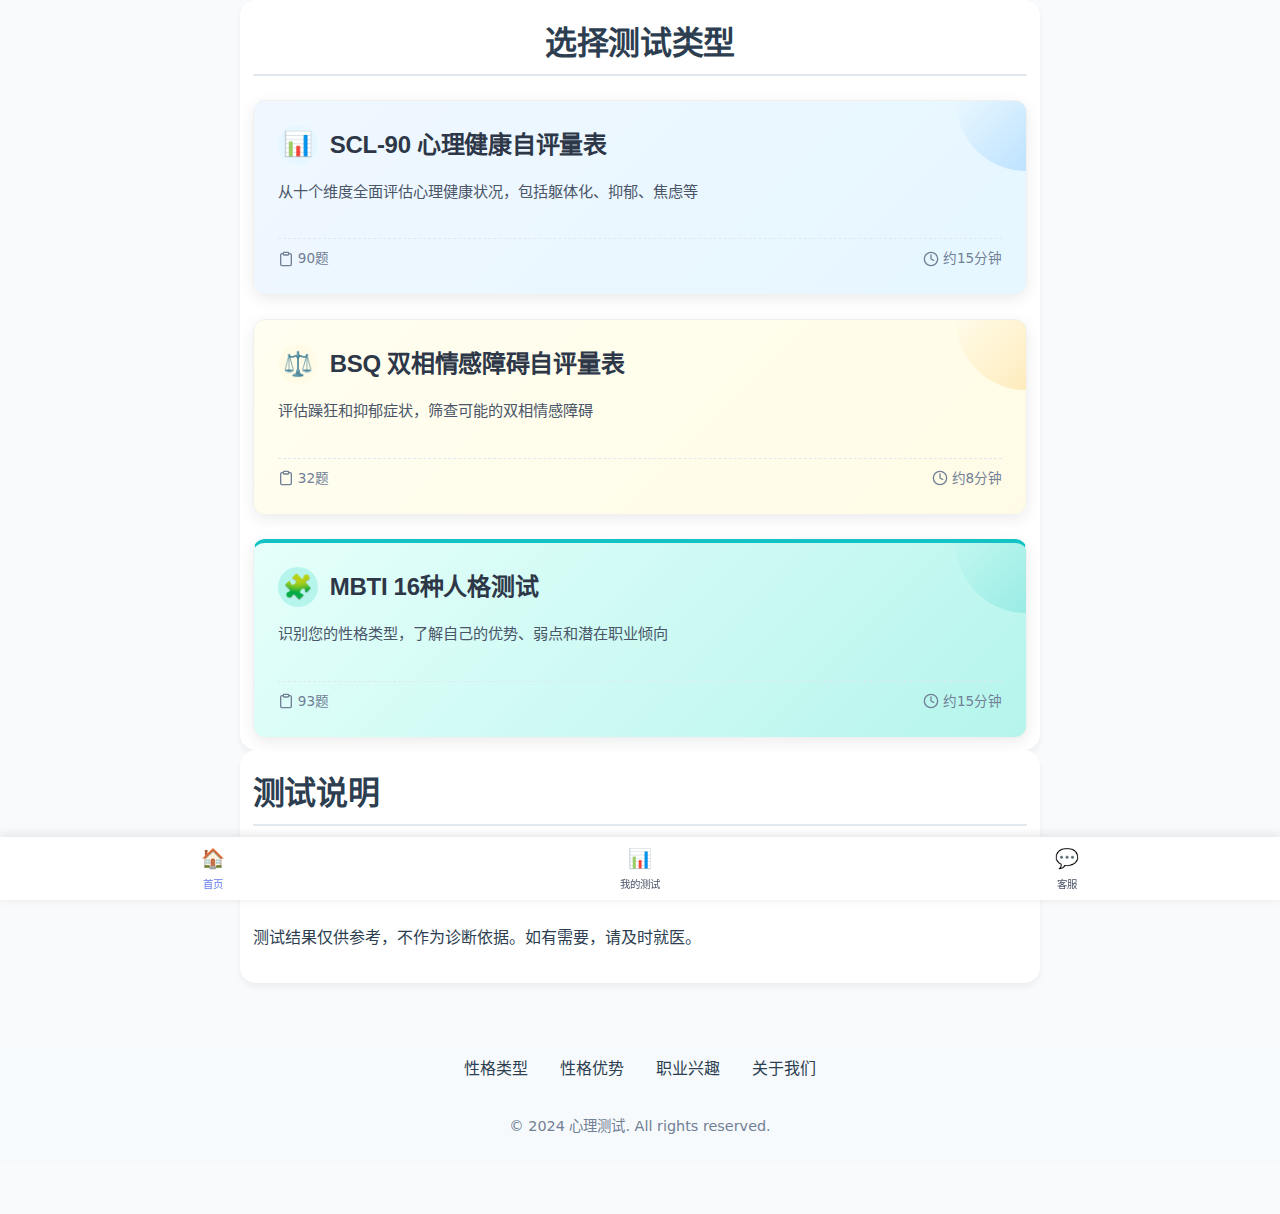
<file: index.html>
﻿<!DOCTYPE html>
<html lang="zh-CN" class="light">
<head>
    <meta charset="utf-8">
    <meta name="viewport" content="width=device-width, initial-scale=1.0">
    <meta http-equiv="Content-Security-Policy" content="default-src 'self' https://res.wx.qq.com https://res2.wx.qq.com; script-src 'self' 'unsafe-inline' 'unsafe-eval' https://res.wx.qq.com https://res2.wx.qq.com; style-src 'self' 'unsafe-inline'; img-src 'self' data: https://*.qq.com; connect-src * 'self'; form-action 'self';">
    <meta http-equiv="X-Content-Type-Options" content="nosniff">
    <meta http-equiv="Referrer-Policy" content="no-referrer-when-downgrade">
    <!-- 微信分享信息设置 -->
    <meta property="og:title" content="心理测试">
    <meta property="og:description" content="专业心理测评工具，帮助您了解自己的心理状态">
    <meta property="og:image" content="https://github.com/holeangel/xl.github.io/images/logo.png">
    <meta property="og:url" content="https://github.com/holeangel/xl.github.io/">
    <title>症状自评量表</title>
    <link rel="stylesheet" href="static/css/life001.web.prod.css">
    <link rel="stylesheet" href="static/css/footer-nav.css">


    <script src="static/js/vue.global.prod.min.js"></script>
    <script src="static/js/disable-zoom.js"></script>
    <!-- 微信JS-SDK -->
    <script src="static/js/jweixin-1.6.0.js"></script>
    <style>
        /* 全局字体设置 */
        :root {
            --font-family-base: -apple-system, BlinkMacSystemFont, "Segoe UI", "PingFang SC", "Hiragino Sans GB", "Microsoft YaHei", "Helvetica Neue", Arial, sans-serif;
            --font-size-base: 16px;
            --line-height-base: 1.7;
            --heading-line-height: 1.4;
            --heading-font-weight: 600;
            --text-color-primary: #2c3e50;
            --text-color-secondary: #505a68;
            --text-color-light: #6c7a89;
        }
        
        /* 全局样式优化 */
        html, body {
            font-family: var(--font-family-base);
            font-size: var(--font-size-base);
            line-height: var(--line-height-base);
            color: var(--text-color-primary);
            -webkit-font-smoothing: antialiased;
            -moz-osx-font-smoothing: grayscale;
        }
        
        h1, h2, h3, h4, h5, h6 {
            font-family: var(--font-family-base);
            line-height: var(--heading-line-height);
            font-weight: var(--heading-font-weight);
            color: var(--text-color-primary);
        }
        
        p {
            margin-bottom: 1.2em;
        }
        
        .hero-section {
            background: linear-gradient(135deg, #667eea 0%, #764ba2 100%);
            color: white;
            padding: 4rem 0;
            margin-bottom: 3rem;
        }
        .hero-content {
            max-width: 800px;
            margin: 0 auto;
            text-align: center;
            padding: 0 1rem;
        }
        .hero-title {
            font-size: 2.8rem;
            font-weight: 700;
            margin-bottom: 1.5rem;
            letter-spacing: -0.5px;
        }
        .hero-description {
            font-size: 1.3rem;
            line-height: 1.6;
            margin-bottom: 2rem;
            font-weight: 400;
        }
        .start-button {
            background: white;
            color: #764ba2;
            padding: 1rem 3rem;
            border-radius: 50px;
            font-size: 1.2rem;
            font-weight: 600;
            transition: all 0.3s ease;
            box-shadow: 0 4px 6px rgba(0, 0, 0, 0.1);
        }
        .start-button:hover {
            transform: translateY(-2px);
            box-shadow: 0 6px 12px rgba(0, 0, 0, 0.15);
        }
        .content-section {
            max-width: 800px;
            margin: 0 auto;
            padding: 0.8rem;
            background: white;
            border-radius: 1rem;
            box-shadow: 0 4px 6px rgba(0, 0, 0, 0.05);
        }
        .section-title {
            font-size: 2rem;
            color: var(--text-color-primary);
            margin-bottom: 1.5rem;
            padding-bottom: 0.5rem;
            border-bottom: 2px solid #e2e8f0;
            font-weight: 600;
            letter-spacing: -0.3px;
        }
        .reference-item {
            margin-bottom: 1.5rem;
            padding: 1rem;
            background: #f7fafc;
            border-radius: 0.5rem;
            border-left: 4px solid #667eea;
        }
        .reference-title {
            font-weight: bold;
            color: #2d3748;
            margin-bottom: 0.5rem;
        }
        .reference-text {
            color: #4a5568;
            line-height: 1.6;
        }
        .footer {
            background: #f7fafc;
            padding: 0.5rem 0;
            margin-top: 4rem;
        }
        .footer-links {
            display: flex;
            justify-content: center;
            gap: 2rem;
            margin-bottom: 2rem;
        }
        .footer-link {
            color: #4a5568;
            text-decoration: none;
            transition: color 0.3s ease;
        }
        .footer-link:hover {
            color: #667eea;
        }
        .footer-info {
            text-align: center;
            color: #718096;
            font-size: 0.9rem;
        }
        body {
            font-family: var(--font-family-base);
            line-height: var(--line-height-base);
            color: var(--text-color-primary);
            margin: 0;
            padding: 0;
        }
        
        /* 测试类型卡片样式 */
        .test-type-card {
            background: white;
            border-radius: 0.75rem;
            box-shadow: 0 4px 15px rgba(0,0,0,0.08);
            padding: 1.5rem;
            transition: all 0.3s ease;
            border: 1px solid #f0f0f0;
            position: relative;
            overflow: hidden;
            cursor: pointer;
        }
        
        .test-type-card:hover {
            transform: translateY(-5px);
            box-shadow: 0 8px 25px rgba(0,0,0,0.1);
        }
        
        /* 不同测试类型的边框颜色 */
        .test-type-card.scl90 {
            border-top: 4px solid #1890ff;
        }
        
        .test-type-card.sds {
            border-top: 4px solid #eb2f96;
        }
        
        .test-type-card.sas {
            border-top: 4px solid #52c41a;
        }
        
        .test-type-card.bsq {
            border-top: 4px solid #faad14;
        }
        
            /* 授权码验证模态框样式 */
        .auth-modal {
            position: fixed;
            top: 0;
            left: 0;
            width: 100%;
            height: 100%;
            background-color: rgba(0, 0, 0, 0.7);
            display: flex;
            justify-content: center;
            align-items: center;
            z-index: 1000;
            opacity: 0;
            visibility: hidden;
            transition: opacity 0.3s ease, visibility 0.3s ease;
        }
        .auth-modal.show {
            opacity: 1;
            visibility: visible;
        }
        .auth-modal-content {
            background-color: white;
            padding: 2rem;
            border-radius: 1rem;
            box-shadow: 0 4px 20px rgba(0, 0, 0, 0.2);
            width: 90%;
            max-width: 400px;
            text-align: center;
            transform: translateY(20px);
            opacity: 0;
            transition: transform 0.4s ease, opacity 0.4s ease;
        }
        .auth-modal.show .auth-modal-content {
            transform: translateY(0);
            opacity: 1;
        }
        .auth-modal-content h2 {
            color: #2d3748;
            margin-bottom: 1rem;
            font-size: 1.5rem;
        }
        .auth-input {
            width: 100%;
            padding: 0.75rem 1rem;
            margin: 1.5rem 0;
            border: 2px solid #e2e8f0;
            border-radius: 0.5rem;
            font-size: 1.2rem;
            text-align: center;
            letter-spacing: 0.5rem;
            transition: border-color 0.3s ease;
        }
        .auth-input:focus {
            border-color: #667eea;
            outline: none;
        }
        .auth-buttons {
            display: flex;
            justify-content: space-between;
            margin-top: 1.5rem;
        }
        .cancel-button, .confirm-button {
            padding: 0.75rem 1.5rem;
            border-radius: 0.5rem;
            font-weight: bold;
            cursor: pointer;
            transition: all 0.3s ease;
            border: none;
        }
        .cancel-button {
            background-color: #e2e8f0;
            color: #4a5568;
        }
        .cancel-button:hover {
            background-color: #cbd5e0;
        }
        .confirm-button {
            background-color: #667eea;
            color: white;
        }
        .confirm-button:hover {
            background-color: #5a67d8;
        }
        .error-message {
            color: #e53e3e;
            margin-top: -1rem;
            margin-bottom: 1rem;
            font-size: 0.9rem;
        }
        /* 测试类型卡片内容样式优化 */
        .test-type-card h3 {
            color: var(--text-color-primary);
            font-size: 1.4rem;
            margin: 0;
            font-weight: 600;
            letter-spacing: -0.3px;
        }
        
        .test-type-card p {
            color: var(--text-color-secondary);
            margin-bottom: 1.25rem;
            font-size: 1rem;
            line-height: 1.6;
            min-height: 2.9rem;
        }
    </style>
</head>
<body class="bg-gray-50">
    <div id="app" class="cogni page-content">
        <!-- 授权码验证模态框 -->
        <div class="auth-modal" :class="{ 'show': showAuthModal }">
            <div class="auth-modal-content">
                <h2>请输入授权码</h2>
                <p>请输入5位数字授权码以继续测试</p>
                <input type="text" v-model="authCode" maxlength="5" placeholder="请输入5位数字授权码" pattern="[0-9]{5}" inputmode="numeric" class="auth-input" ref="authInput" @keyup.enter="verifyAuthCode">
                <p class="error-message" v-if="authError">{{ authErrorMessage }}</p>
                <div class="auth-buttons">
                    <button class="cancel-button" @click="cancelAuth">取消</button>
                    <button class="confirm-button" @click="verifyAuthCode">确认</button>
                </div>
            </div>
        </div>
        <!--
        <div class="hero-section">
            <div class="hero-content">
                <h1 class="hero-title">心理健康自评量表</h1>
                <p class="hero-description">提供多种专业心理健康测试量表，帮助您全面了解自己的心理健康状况</p>
            </div>
        </div>
        -->
        <div class="content-section">
            <h2 class="section-title" style="text-align: center;">选择测试类型</h2>
            <div class="test-types-container" style="display: flex; flex-direction: column; gap: 1.5rem; margin-top: 1.5rem;">
                <!-- SCL-90 症状自评量表 -->
                <div class="test-type-card scl90" style="background: linear-gradient(135deg, #f0f7ff 0%, #e6f7ff 100%); border-radius: 0.75rem; box-shadow: 0 4px 15px rgba(0,0,0,0.08); padding: 1.5rem; transition: all 0.3s ease; border: 1px solid #f0f0f0; position: relative; overflow: hidden; cursor: pointer;" @click="startTest('scl90')">
                    <div style="position: absolute; top: 0; right: 0; width: 70px; height: 70px; background: linear-gradient(135deg, #e6f7ff 0%, #1890ff 100%); opacity: 0.2; border-radius: 0 0 0 70px;"></div>
                    <div style="display: flex; align-items: center; margin-bottom: 1rem;">
                        <div style="width: 40px; height: 40px; border-radius: 50%; background: #e6f7ff; display: flex; align-items: center; justify-content: center; margin-right: 0.75rem;">
                            <span style="font-size: 1.5rem; color: #1890ff;">📊</span>
                        </div>
                        <h3 style="color: #2d3748; font-size: 1.5rem; margin: 0; font-weight: 600;">SCL-90 心理健康自评量表</h3>
                    </div>
                    <p style="color: #4a5568; margin-bottom: 0.7rem; font-size: 0.95rem; line-height: 1.5;">从十个维度全面评估心理健康状况，包括躯体化、抑郁、焦虑等</p>
                    <div style="display: flex; justify-content: space-between; align-items: center; margin-top: 0.5rem; border-top: 1px dashed #e2e8f0; padding-top: 0.5rem;">
                        <span style="color: #718096; font-size: 0.85rem; display: flex; align-items: center;">
                            <svg xmlns="http://www.w3.org/2000/svg" width="16" height="16" viewbox="0 0 24 24" fill="none" stroke="currentColor" stroke-width="2" stroke-linecap="round" stroke-linejoin="round" style="margin-right: 4px;"><path d="M16 4h2a2 2 0 0 1 2 2v14a2 2 0 0 1-2 2H6a2 2 0 0 1-2-2V6a2 2 0 0 1 2-2h2"></path><rect x="8" y="2" width="8" height="4" rx="1" ry="1"></rect></svg>
                            90题
                        </span>
                        <span style="color: #718096; font-size: 0.85rem; display: flex; align-items: center;">
                            <svg xmlns="http://www.w3.org/2000/svg" width="16" height="16" viewbox="0 0 24 24" fill="none" stroke="currentColor" stroke-width="2" stroke-linecap="round" stroke-linejoin="round" style="margin-right: 4px;"><circle cx="12" cy="12" r="10"></circle><polyline points="12 6 12 12 16 14"></polyline></svg>
                            约15分钟
                        </span>
                    </div>
                </div>
                
                <!-- SDS 抑郁自评量表 
                <div class="test-type-card sds" style="background: linear-gradient(135deg, #fff7f9 0%, #fff0f6 100%); border-radius: 0.75rem; box-shadow: 0 4px 15px rgba(0,0,0,0.08); padding: 1.5rem; transition: all 0.3s ease; border: 1px solid #f0f0f0; position: relative; overflow: hidden; cursor: pointer;" @click="startTest('sds')">
                    <div style="position: absolute; top: 0; right: 0; width: 70px; height: 70px; background: linear-gradient(135deg, #fff0f6 0%, #eb2f96 100%); opacity: 0.2; border-radius: 0 0 0 70px;"></div>
                    <div style="display: flex; align-items: center; margin-bottom: 1rem;">
                        <div style="width: 40px; height: 40px; border-radius: 50%; background: #fff0f6; display: flex; align-items: center; justify-content: center; margin-right: 0.75rem;">
                            <span style="font-size: 1.5rem; color: #eb2f96;">💭</span>
                        </div>
                        <h3 style="color: #2d3748; font-size: 1.5rem; margin: 0; font-weight: 600;">SDS 抑郁自评量表</h3>
                    </div>
                    <p style="color: #4a5568; margin-bottom: 0.7rem; font-size: 0.95rem; line-height: 1.5;">评估抑郁症状的严重程度，包括情感、躯体和心理症状</p>
                    <div style="display: flex; justify-content: space-between; align-items: center; margin-top: 0.5rem; border-top: 1px dashed #e2e8f0; padding-top: 0.5rem;">
                        <span style="color: #718096; font-size: 0.85rem; display: flex; align-items: center;">
                            <svg xmlns="http://www.w3.org/2000/svg" width="16" height="16" viewBox="0 0 24 24" fill="none" stroke="currentColor" stroke-width="2" stroke-linecap="round" stroke-linejoin="round" style="margin-right: 4px;"><path d="M16 4h2a2 2 0 0 1 2 2v14a2 2 0 0 1-2 2H6a2 2 0 0 1-2-2V6a2 2 0 0 1 2-2h2"></path><rect x="8" y="2" width="8" height="4" rx="1" ry="1"></rect></svg>
                            20题
                        </span>
                        <span style="color: #718096; font-size: 0.85rem; display: flex; align-items: center;">
                            <svg xmlns="http://www.w3.org/2000/svg" width="16" height="16" viewBox="0 0 24 24" fill="none" stroke="currentColor" stroke-width="2" stroke-linecap="round" stroke-linejoin="round" style="margin-right: 4px;"><circle cx="12" cy="12" r="10"></circle><polyline points="12 6 12 12 16 14"></polyline></svg>
                            约5分钟
                        </span>
                    </div>
                </div>-->
                
                <!-- SAS 焦虑自评量表 
                <div class="test-type-card sas" style="background: linear-gradient(135deg, #f9fff0 0%, #f6ffed 100%); border-radius: 0.75rem; box-shadow: 0 4px 15px rgba(0,0,0,0.08); padding: 1.5rem; transition: all 0.3s ease; border: 1px solid #f0f0f0; position: relative; overflow: hidden; cursor: pointer;" @click="startTest('sas')">
                    <div style="position: absolute; top: 0; right: 0; width: 70px; height: 70px; background: linear-gradient(135deg, #f6ffed 0%, #52c41a 100%); opacity: 0.2; border-radius: 0 0 0 70px;"></div>
                    <div style="display: flex; align-items: center; margin-bottom: 1rem;">
                        <div style="width: 40px; height: 40px; border-radius: 50%; background: #f6ffed; display: flex; align-items: center; justify-content: center; margin-right: 0.75rem;">
                            <span style="font-size: 1.5rem; color: #52c41a;">🧠</span>
                        </div>
                        <h3 style="color: #2d3748; font-size: 1.5rem; margin: 0; font-weight: 600;">SAS 焦虑自评量表</h3>
                    </div>
                    <p style="color: #4a5568; margin-bottom: 0.7rem; font-size: 0.95rem; line-height: 1.5;">评估焦虑症状的严重程度，包括主观感受和躯体症状</p>
                    <div style="display: flex; justify-content: space-between; align-items: center; margin-top: 0.5rem; border-top: 1px dashed #e2e8f0; padding-top: 0.5rem;">
                        <span style="color: #718096; font-size: 0.85rem; display: flex; align-items: center;">
                            <svg xmlns="http://www.w3.org/2000/svg" width="16" height="16" viewBox="0 0 24 24" fill="none" stroke="currentColor" stroke-width="2" stroke-linecap="round" stroke-linejoin="round" style="margin-right: 4px;"><path d="M16 4h2a2 2 0 0 1 2 2v14a2 2 0 0 1-2 2H6a2 2 0 0 1-2-2V6a2 2 0 0 1 2-2h2"></path><rect x="8" y="2" width="8" height="4" rx="1" ry="1"></rect></svg>
                            20题
                        </span>
                        <span style="color: #718096; font-size: 0.85rem; display: flex; align-items: center;">
                            <svg xmlns="http://www.w3.org/2000/svg" width="16" height="16" viewBox="0 0 24 24" fill="none" stroke="currentColor" stroke-width="2" stroke-linecap="round" stroke-linejoin="round" style="margin-right: 4px;"><circle cx="12" cy="12" r="10"></circle><polyline points="12 6 12 12 16 14"></polyline></svg>
                            约5分钟
                        </span>
                    </div>
                </div>-->
                
                <!-- BSQ 双相情感障碍自评量表 -->
                <div class="test-type-card bsq" style="background: linear-gradient(135deg, #fffef0 0%, #fffbe6 100%); border-radius: 0.75rem; box-shadow: 0 4px 15px rgba(0,0,0,0.08); padding: 1.5rem; transition: all 0.3s ease; border: 1px solid #f0f0f0; position: relative; overflow: hidden; cursor: pointer;" @click="startTest('bsq')">
                    <div style="position: absolute; top: 0; right: 0; width: 70px; height: 70px; background: linear-gradient(135deg, #fffbe6 0%, #faad14 100%); opacity: 0.2; border-radius: 0 0 0 70px;"></div>
                    <div style="display: flex; align-items: center; margin-bottom: 1rem;">
                        <div style="width: 40px; height: 40px; border-radius: 50%; background: #fffbe6; display: flex; align-items: center; justify-content: center; margin-right: 0.75rem;">
                            <span style="font-size: 1.5rem; color: #faad14;">⚖️</span>
                        </div>
                        <h3 style="color: #2d3748; font-size: 1.5rem; margin: 0; font-weight: 600;">BSQ 双相情感障碍自评量表</h3>
                    </div>
                    <p style="color: #4a5568; margin-bottom: 0.7rem; font-size: 0.95rem; line-height: 1.5;">评估躁狂和抑郁症状，筛查可能的双相情感障碍</p>
                    <div style="display: flex; justify-content: space-between; align-items: center; margin-top: 0.5rem; border-top: 1px dashed #e2e8f0; padding-top: 0.5rem;">
                        <span style="color: #718096; font-size: 0.85rem; display: flex; align-items: center;">
                            <svg xmlns="http://www.w3.org/2000/svg" width="16" height="16" viewbox="0 0 24 24" fill="none" stroke="currentColor" stroke-width="2" stroke-linecap="round" stroke-linejoin="round" style="margin-right: 4px;"><path d="M16 4h2a2 2 0 0 1 2 2v14a2 2 0 0 1-2 2H6a2 2 0 0 1-2-2V6a2 2 0 0 1 2-2h2"></path><rect x="8" y="2" width="8" height="4" rx="1" ry="1"></rect></svg>
                            32题
                        </span>
                        <span style="color: #718096; font-size: 0.85rem; display: flex; align-items: center;">
                            <svg xmlns="http://www.w3.org/2000/svg" width="16" height="16" viewbox="0 0 24 24" fill="none" stroke="currentColor" stroke-width="2" stroke-linecap="round" stroke-linejoin="round" style="margin-right: 4px;"><circle cx="12" cy="12" r="10"></circle><polyline points="12 6 12 12 16 14"></polyline></svg>
                            约8分钟
                        </span>
                    </div>
                </div>
                
                <!-- MBTI 16种人格测试 -->
                <div class="test-type-card mbti" style="background: linear-gradient(135deg, #e6fffb 0%, #b5f5ec 100%); border-radius: 0.75rem; box-shadow: 0 4px 15px rgba(0,0,0,0.08); padding: 1.5rem; transition: all 0.3s ease; border: 1px solid #f0f0f0; position: relative; overflow: hidden; cursor: pointer; border-top: 4px solid #13c2c2;" @click="startTest('mbti')">
                    <div style="position: absolute; top: 0; right: 0; width: 70px; height: 70px; background: linear-gradient(135deg, #b5f5ec 0%, #13c2c2 100%); opacity: 0.2; border-radius: 0 0 0 70px;"></div>
                    <div style="display: flex; align-items: center; margin-bottom: 1rem;">
                        <div style="width: 40px; height: 40px; border-radius: 50%; background: #b5f5ec; display: flex; align-items: center; justify-content: center; margin-right: 0.75rem;">
                            <span style="font-size: 1.5rem; color: #13c2c2;">🧩</span>
                        </div>
                        <h3 style="color: #2d3748; font-size: 1.5rem; margin: 0; font-weight: 600;">MBTI 16种人格测试</h3>
                    </div>
                    <p style="color: #4a5568; margin-bottom: 0.7rem; font-size: 0.95rem; line-height: 1.5;">识别您的性格类型，了解自己的优势、弱点和潜在职业倾向</p>
                    <div style="display: flex; justify-content: space-between; align-items: center; margin-top: 0.5rem; border-top: 1px dashed #e2e8f0; padding-top: 0.5rem;">
                        <span style="color: #718096; font-size: 0.85rem; display: flex; align-items: center;">
                            <svg xmlns="http://www.w3.org/2000/svg" width="16" height="16" viewbox="0 0 24 24" fill="none" stroke="currentColor" stroke-width="2" stroke-linecap="round" stroke-linejoin="round" style="margin-right: 4px;"><path d="M16 4h2a2 2 0 0 1 2 2v14a2 2 0 0 1-2 2H6a2 2 0 0 1-2-2V6a2 2 0 0 1 2-2h2"></path><rect x="8" y="2" width="8" height="4" rx="1" ry="1"></rect></svg>
                            93题
                        </span>
                        <span style="color: #718096; font-size: 0.85rem; display: flex; align-items: center;">
                            <svg xmlns="http://www.w3.org/2000/svg" width="16" height="16" viewbox="0 0 24 24" fill="none" stroke="currentColor" stroke-width="2" stroke-linecap="round" stroke-linejoin="round" style="margin-right: 4px;"><circle cx="12" cy="12" r="10"></circle><polyline points="12 6 12 12 16 14"></polyline></svg>
                            约15分钟
                        </span>
                    </div>
                </div>
            </div>
        </div>

        <div class="content-section">
            <h2 class="section-title">测试说明</h2>
            <div class="content-text">
                <p>我们提供多种专业心理健康测试量表，每种测试都有不同的问题数量和评估维度。请根据您的实际情况如实回答。</p>
                <p>测试结果仅供参考，不作为诊断依据。如有需要，请及时就医。</p>
            </div>
        </div>

        <footer class="footer">
            <div class="footer-content">
                <div class="footer-links">
                    <a href="#">性格类型</a>
                    <a href="#">性格优势</a>
                    <a href="#">职业兴趣</a>
                    <a href="#">关于我们</a>
                </div>
                <div class="footer-info">
                    <p>© 2024 心理测试. All rights reserved.</p>
                                   </div>
            </div>
        </footer>
    </div>
    <script src="static/js/scl90.js"></script>
    <script src="static/js/sds.js"></script>
    <script src="static/js/sas.js"></script>
    <script src="static/js/bsq.js"></script>
    <script src="static/js/mbti.js"></script>
    <script src="static/js/auth.js"></script>
    <script src="static/js/wx-config.js"></script>
    <script src="static/js/weixin-redirect.js"></script>
    <script>
        const { createApp, ref, watch, nextTick } = Vue;
        
        createApp({
            setup() {
                const showAuthModal = ref(false);
                const authCode = ref('');//授权码初始化
                const authError = ref(false);
                const authErrorMessage = ref('');
                const authInput = ref(null);
                
                // 页面加载时检查授权状态
                const checkAuthStatus = () => {
                    // 检查是否有授权信息
                    const isAuthorized = localStorage.getItem('auth_verified') === 'true';
                    if (!isAuthorized) {
                        return; // 未授权，不需要进一步检查
                    }
                    
                    // 检查授权是否过期
                    const expireDate = localStorage.getItem('auth_expire_date');
                    if (expireDate) {
                        const now = new Date();
                        const expire = new Date(expireDate);
                        
                        if (now > expire) {
                            // 授权已过期，清除授权信息
                            console.log('授权已过期，清除授权信息');
                            localStorage.removeItem('auth_verified');
                            localStorage.removeItem('auth_test_types');
                            localStorage.removeItem('auth_expire_date');
                            localStorage.removeItem('authCode');
                            return;
                        }
                    }
                    
                    // 确保auth_test_types是有效的JSON
                    try {
                        JSON.parse(localStorage.getItem('auth_test_types') || '[]');
                    } catch (e) {
                        // JSON解析出错，授权信息可能被损坏，清除授权
                        console.log('授权信息损坏，清除授权');
                        localStorage.removeItem('auth_verified');
                        localStorage.removeItem('auth_test_types');
                        localStorage.removeItem('auth_expire_date');
                        localStorage.removeItem('authCode');
                    }
                };
                
                // 页面加载时检查授权状态
                checkAuthStatus();
                
                // 监听showAuthModal变化，当显示时自动聚焦到输入框
                watch(showAuthModal, (newVal) => {
                    if (newVal) {
                        // 使用延迟确保DOM已完全渲染
                        setTimeout(() => {
                            // 两种方式都尝试，保证兼容性
                            if (authInput.value) {
                                authInput.value.focus();
                            } else {
                                const inputElement = document.querySelector('.auth-input');
                                if (inputElement) {
                                    inputElement.focus();
                                }
                            }
                        }, 300);
                    }
                });
                
                const verifyAuthCode = async () => {
                    if (!authCode.value || authCode.value.length !== 5 || !/^\d{5}$/.test(authCode.value)) {
                        authError.value = true;
                        authErrorMessage.value = '请输入5位数字授权码';
                        return;
                    }
                    
                    try {
                        // 清除之前的错误
                        authError.value = false;
                        authErrorMessage.value = '';
                        
                        // 获取当前选择的测试类型
                        const testType = sessionStorage.getItem('currentTestType') || '';
                        
                        // 创建表单数据
                        const formData = new FormData();
                        formData.append('code', authCode.value.trim());
                        formData.append('test_type', testType);
                        
                        console.log('发送验证请求:', {
                            code: authCode.value,
                            test_type: testType,
                           // url: 'api/auth_code.php?action=verify'
                        });

                        // if (authCode.value === '12345') {
                        //     localStorage.setItem('auth_verified', 'true');
                        //     localStorage.setItem('auth_expire_date', '2025-07-30');
                        //     localStorage.setItem('auth_test_types', JSON.stringify(['scl90', 'sds', 'sas', 'bsq', 'mbti']));
                        //     localStorage.setItem('authCode', authCode.value);
                        //     showAuthModal.value = false;
                        //     window.location.href = 'questions.html?type=' + testType;
                        //     return;
                        // }


                        // 发送请求验证授权码
                        //  const response = await fetch('api/auth_code.php?action=verify', {
                        //     method: 'POST',
                        //     body: formData
                        // });
                        
                        // console.log('服务器响应状态:', response.status);
                        // const responseText = await response.text();
                        // console.log('服务器原始响应:', responseText);
                        
                        let data;
                        try {
                            // data = JSON.parse(responseText);
                        } catch (e) {
                            console.error('JSON解析错误:', e);
                            throw new Error('服务器响应格式错误');
                        }
                        // if (data.success) {
                        if (authCode.value === '12312') {
                            
                            // 验证成功，存储授权信息
                            localStorage.setItem('authCode', authCode.value);
                            localStorage.setItem('auth_verified', 'true');
          
                            // 判断授权码类型
                            let gotoType = testType; // testType 是用户当前选择的类型
                            
                            // 存储授权码过期时间
                            // if (data.data && data.data.expire_date) {
                            //     localStorage.setItem('auth_expire_date', data.data.expire_date);
                            // }
                            // 存储授权码过期时间,只能用24小时候，授权码就过期了
                            
                            if ('true' && 'true') {
                                localStorage.setItem('auth_expire_date', '2025-08-04');
                                
                            }
                            
                            // 存储授权码允许的测试类型
                            // if (data.data && data.data.test_type) {
                            //     if (data.data.test_type === 'general') {
                            //         // 如果是通用授权码，记录所有测试类型都被授权
                            //         localStorage.setItem('auth_test_types', JSON.stringify(['scl90', 'sds', 'sas', 'bsq', 'mbti']));
                            //     } else {
                            //         // 如果是特定测试类型的授权码，只记录该类型
                            //         localStorage.setItem('auth_test_types', JSON.stringify([data.data.test_type]));
                            //         // 如果授权码是专用的，强制用授权码类型
                            //         gotoType = data.data.test_type;
                            //         sessionStorage.setItem('currentTestType', gotoType);
                            //     }
                            // } else {
                            //     // 默认只记录当前选择的测试类型
                            //     localStorage.setItem('auth_test_types', JSON.stringify([gotoType]));
                            // }
                            
                            // 先关闭模态框（让动画有时间执行），然后再跳转
                            authError.value = false;
                            authErrorMessage.value = '';
                            
                            // 为用户提供视觉反馈，显示"验证成功"信息
                            const confirmButton = document.querySelector('.confirm-button');
                            if (confirmButton) {
                                confirmButton.textContent = '验证成功';
                                confirmButton.style.backgroundColor = '#52c41a';
                            }
                            
                            // 延迟关闭和跳转，给用户一个良好的视觉体验
                            setTimeout(() => {
                                showAuthModal.value = false;
                                
                                // 再次延迟跳转，让模态框关闭动画完成
                                setTimeout(() => {
                                    window.location.href = 'questions.html?type=' + gotoType;
                                }, 300);
                            }, 500);
                        } else {
                            authError.value = true;
                            // 判断是否是测试类型不匹配的错误
                            if (data.message === '请选择授权码对应的测试类型') {
                                authErrorMessage.value = data.message;
                            } else {
                                authErrorMessage.value = data.message || '验证失败，请检查授权码是否正确';
                            }
                        }
                    } catch (error) {
                        console.error('验证授权码失败:', error);
                        authError.value = true;
			authErrorMessage.value = '授权码错误，请重新输入';
                    }
                };
                
                const cancelAuth = () => {
                    // 先清除错误状态和授权码
                    authError.value = false;
                    authErrorMessage.value = '';
                    
                    // 使用延迟关闭模态框，让动画有时间执行
                    setTimeout(() => {
                        showAuthModal.value = false;
                        // 在动画结束后再清空授权码
                        setTimeout(() => {
                            authCode.value = '';
                        }, 300);
                    }, 50);
                };
                
                const startTest = (testType) => {
                    // 记录当前选择的测试类型
                    sessionStorage.setItem('currentTestType', testType);
                    
                    // 检查用户是否已经授权
                    const isUserAuthorized = localStorage.getItem('auth_verified') === 'true';
                    
                    if (isUserAuthorized) {
                        // 检查授权是否过期
                        const expireDate = localStorage.getItem('auth_expire_date');
                        if (expireDate) {
                            const now = new Date();
                            const expire = new Date(expireDate);
                            
                            if (now > expire) {
                                // 授权已过期，清除授权信息并要求重新授权
                                localStorage.removeItem('auth_verified');
                                localStorage.removeItem('auth_test_types');
                                localStorage.removeItem('auth_expire_date');
                                
                                authError.value = true;
                                authErrorMessage.value = '授权已过期，请重新输入授权码';
                                showAuthModal.value = true;
                                
                                setTimeout(() => {
                                    if (authInput.value) {
                                        authInput.value.focus();
                                    } else {
                                        const inputElement = document.querySelector('.auth-input');
                                        if (inputElement) {
                                            inputElement.focus();
                                        }
                                    }
                                }, 300);
                                
                                return;
                            }
                        }
                        
                        // 检查用户是否有权访问当前测试类型
                        try {
                            const authorizedTypes = JSON.parse(localStorage.getItem('auth_test_types') || '[]');
                            if (authorizedTypes.includes(testType)) {
                                // 有权访问，直接跳转到测试页面
                                window.location.href = 'questions.html?type=' + testType;
                            } else {
                                // 没有权限访问该测试类型，需要重新授权
                                authError.value = true;
                                authErrorMessage.value = '您的授权码不支持此测试类型，请使用有效的授权码';
                                showAuthModal.value = true;
                                
                                setTimeout(() => {
                                    if (authInput.value) {
                                        authInput.value.focus();
                                    } else {
                                        const inputElement = document.querySelector('.auth-input');
                                        if (inputElement) {
                                            inputElement.focus();
                                        }
                                    }
                                }, 300);
                            }
                        } catch (e) {
                            // JSON解析出错，授权信息可能被损坏，清除并重新授权
                            localStorage.removeItem('auth_verified');
                            localStorage.removeItem('auth_test_types');
                            localStorage.removeItem('auth_expire_date');
                            
                            // 未授权，显示授权码弹窗
                            showAuthModal.value = true;
                            
                            setTimeout(() => {
                                if (authInput.value) {
                                    authInput.value.focus();
                                } else {
                                    const inputElement = document.querySelector('.auth-input');
                                    if (inputElement) {
                                        inputElement.focus();
                                    }
                                }
                            }, 300);
                        }
                    } else {
                        // 未授权，显示授权码弹窗
                        showAuthModal.value = true;
                        
                        // 使用setTimeout确保DOM已完全渲染后再聚焦
                        setTimeout(() => {
                            if (authInput.value) {
                                authInput.value.focus();
                            } else {
                                const inputElement = document.querySelector('.auth-input');
                                if (inputElement) {
                                    inputElement.focus();
                                }
                            }
                        }, 300);
                    }
                };
                
                // 获取测试类型名称的函数
                const getTestTypeName = () => {
                    const testType = localStorage.getItem('currentTestType') || '';
                    switch(testType) {
                        case 'scl90': return 'SCL-90 症状自评量表';
                        case 'sds': return 'SDS 抑郁自评量表';
                        case 'sas': return 'SAS 焦虑自评量表';
                        case 'bsq': return 'BSQ 双相情感障碍自评量表';
                        case 'mbti': return 'MBTI 16种人格测试';
                        default: return '通用';
                    }
                };
                
                return {
                    showAuthModal,
                    authCode,
                    authError,
                    authErrorMessage,
                    authInput,
                    verifyAuthCode,
                    cancelAuth,
                    startTest,
                    getTestTypeName
                };
            }
        }).mount('#app');
    </script>
    <!-- 底部导航栏 -->
    <nav class="footer-nav">
        <a href="" class="nav-item active">
            <div class="nav-icon">🏠</div>
            <div class="nav-text">首页</div>
        </a>
        <a href="mytests.html" class="nav-item">
            <div class="nav-icon">📊</div>
            <div class="nav-text">我的测试</div>
        </a>
        <a href="service.html" class="nav-item">
            <div class="nav-icon">💬</div>
            <div class="nav-text">客服</div>
        </a>
    </nav>
</body>
</html>
</file>
<file: static/css/footer-nav.css>
﻿/* 底部导航栏样式 */
/* 描述：网站底部固定导航栏样式 */

/* 底部导航容器 */
.footer-nav {
    position: fixed;
    bottom: 0;
    left: 0;
    width: 100%;
    background: white;
    box-shadow: 0 -2px 10px rgba(0, 0, 0, 0.1);
    display: flex;
    justify-content: space-around;
    align-items: center;
    padding: 4px 0;
    z-index: 1000;
}

/* 导航项目 */
.nav-item {
    display: flex;
    flex-direction: column;
    align-items: center;
    text-decoration: none;
    color: #4a5568;
    transition: color 0.3s ease;
    padding: 2px 0;
    width: 33.33%;
    text-align: center;
}

/* 导航图标 */
.nav-icon {
    font-size: 1.2rem;
    margin-bottom: 1px;
}

/* 导航文本 */
.nav-text {
    font-size: 0.65rem;
    font-weight: 500;
}

/* 激活状态 */
.nav-item.active {
    color: #667eea;
}

/* 为底部导航腾出空间 */
.page-content {
    padding-bottom: 50px;
}

/* 响应式调整 */
@media (max-width: 480px) {
    .nav-icon {
        font-size: 1rem;
    }
    
    .nav-text {
        font-size: 0.6rem;
    }
}
</file>
